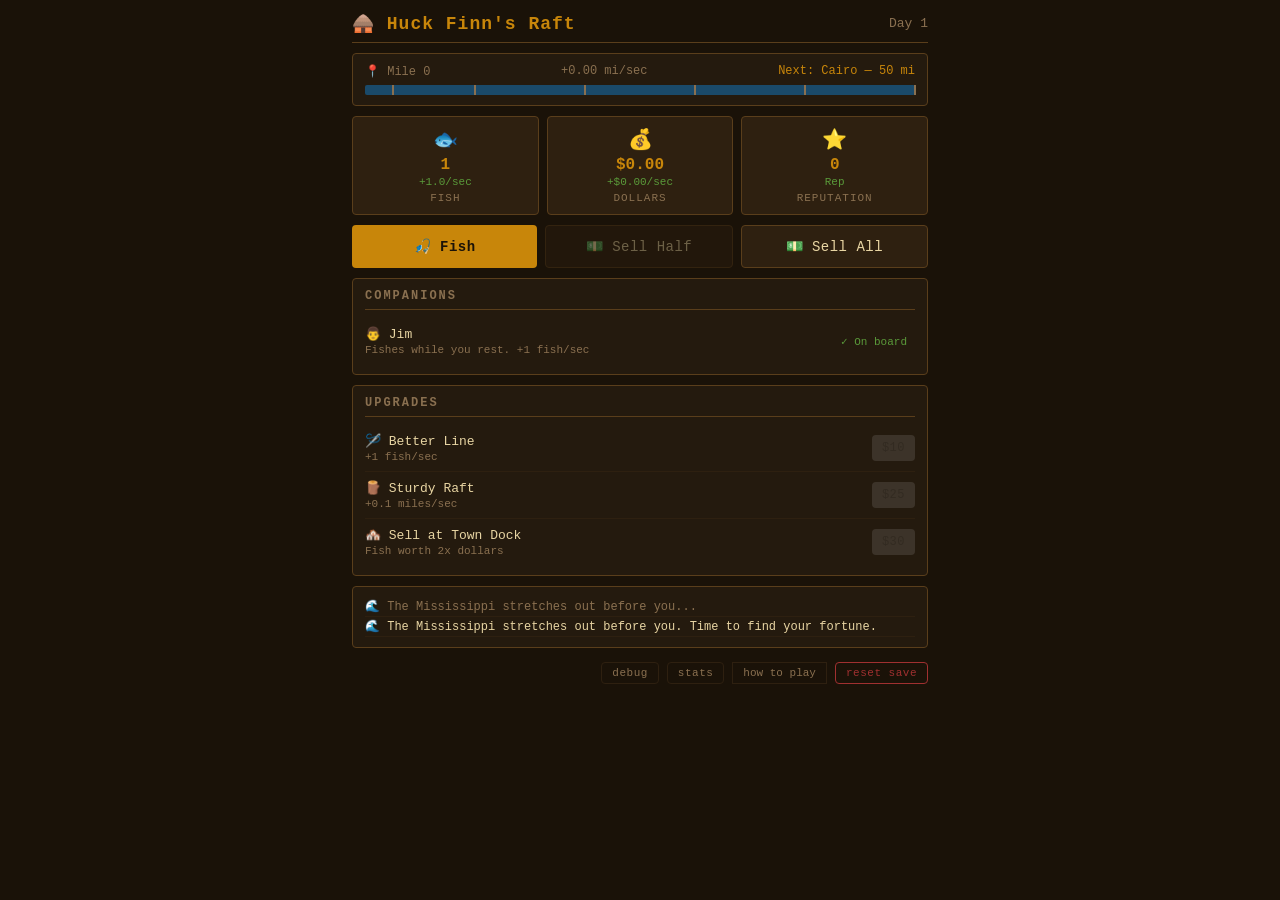
<file: index.html>
<!DOCTYPE html>
<html lang="en">
<head>
  <meta charset="UTF-8" />
  <meta name="viewport" content="width=device-width, initial-scale=1.0" />
  <title>Huck Finn's Raft</title>
  <link rel="stylesheet" href="style.css" />
</head>
<body>
  <div id="app">

    <!-- Header -->
    <header>
      <h1>🛖 Huck Finn's Raft</h1>
      <span id="day-counter">Day 1</span>
    </header>

    <!-- River Progress -->
    <section id="river">
      <div id="river-label">
        <span>📍 Mile <span id="miles">0</span></span>
        <span id="miles-rate">+0.0 mi/sec</span>
        <span id="next-town">Next: Cairo (Mile 50)</span>
      </div>
      <div id="progress-bar-bg">
        <div id="progress-bar"></div>
      </div>
    </section>

    <!-- Resources -->
    <section id="resources">
      <div class="resource">
        <div class="resource-icon">🐟</div>
        <div class="resource-info">
          <span class="resource-value" id="fish">0</span>
          <span class="resource-rate" id="fish-rate">+0.0/sec</span>
        </div>
        <div class="resource-label">Fish</div>
      </div>
      <div class="resource">
        <div class="resource-icon">💰</div>
        <div class="resource-info">
          <span class="resource-value" id="dollars">$0.00</span>
          <span class="resource-rate" id="dollars-rate">+$0.00/sec</span>
        </div>
        <div class="resource-label">Dollars</div>
      </div>
      <div class="resource">
        <div class="resource-icon">⭐</div>
        <div class="resource-info">
          <span class="resource-value" id="rep">0</span>
          <span class="resource-rate" id="rep-label">Rep</span>
        </div>
        <div class="resource-label">Reputation</div>
      </div>
    </section>

    <!-- Actions -->
    <section id="actions">
      <button id="btn-fish" class="btn-primary">🎣 Fish</button>
      <button id="btn-sell-half" class="btn-secondary">💵 Sell Half</button>
      <button id="btn-sell" class="btn-secondary">💵 Sell All</button>
    </section>

    <!-- Suspicion (hidden until King/Duke hired) -->
    <section id="suspicion-section" class="hidden">
      <div id="suspicion-header">
        <div id="suspicion-label">⚠️ Suspicion: <span id="suspicion-value">0%</span></div>
        <button id="btn-bribe" class="btn-subtle">Bribe the Sheriff (<span id="bribe-cost"></span>)</button>
      </div>
      <div id="suspicion-bar-bg">
        <div id="suspicion-bar"></div>
      </div>
    </section>

    <!-- Main Panel -->
    <div id="main-panel">

      <!-- Companions -->
      <section id="companions-section">
        <h2>Companions</h2>
        <div id="companions-list">
          <!-- populated by ui.js -->
        </div>
      </section>

      <!-- Upgrades -->
      <section id="upgrades-section">
        <h2>Upgrades</h2>
        <div id="upgrades-list">
          <!-- populated by ui.js -->
        </div>
      </section>

    </div>

    <!-- Prestige Shop (hidden until first prestige) -->
    <section id="prestige-section" class="hidden">
      <h2>⭐ Freedom Upgrades <span id="rep-available"></span></h2>
      <div id="prestige-list">
        <!-- populated by ui.js -->
      </div>
    </section>

    <!-- Log -->
    <section id="log-section">
      <div id="log">
        <p class="log-entry">🌊 The Mississippi stretches out before you...</p>
      </div>
    </section>

    <!-- Stats (hidden until toggled) -->
    <section id="stats-section" class="hidden">
      <h2>📊 Stats</h2>
      <div id="stats-list"></div>
    </section>

    <!-- Footer -->
    <footer>
      <button id="btn-debug" class="btn-subtle">debug</button>
      <button id="btn-stats" class="btn-subtle">stats</button>
      <a href="how-to-play.html" class="btn-subtle" style="text-decoration:none; padding: 4px 10px;">how to play</a>
      <button id="btn-reset" class="btn-danger">reset save</button>
    </footer>

    <!-- Debug Panel (hidden by default) -->
    <section id="debug-section" class="hidden">
      <h2>🛠 Debug</h2>
      <div id="debug-controls">
        <button onclick="Debug.addFish()">+100 Fish</button>
        <button onclick="Debug.addDollars()">+$500</button>
        <button onclick="Debug.addMiles()">+100 Miles</button>
        <button onclick="Debug.addRep()">+5 Rep</button>
        <button onclick="Debug.skipToCairo()">Skip to Cairo</button>
        <button onclick="Debug.skipToMemphis()">Skip to Memphis</button>
        <button onclick="Debug.skipToVicksburg()">Skip to Vicksburg</button>
        <button onclick="Debug.triggerRaid()">Trigger Raid</button>
        <button onclick="Debug.skipToPrestige()">Skip to Prestige</button>
      </div>
    </section>

  </div>

  <script src="js/state.js"></script>
  <script src="js/engine.js"></script>
  <script src="js/upgrades.js"></script>
  <script src="js/actions.js"></script>
  <script src="js/save.js"></script>
  <script src="js/debug.js"></script>
  <script src="js/ui.js"></script>
</body>
</html>
</file>
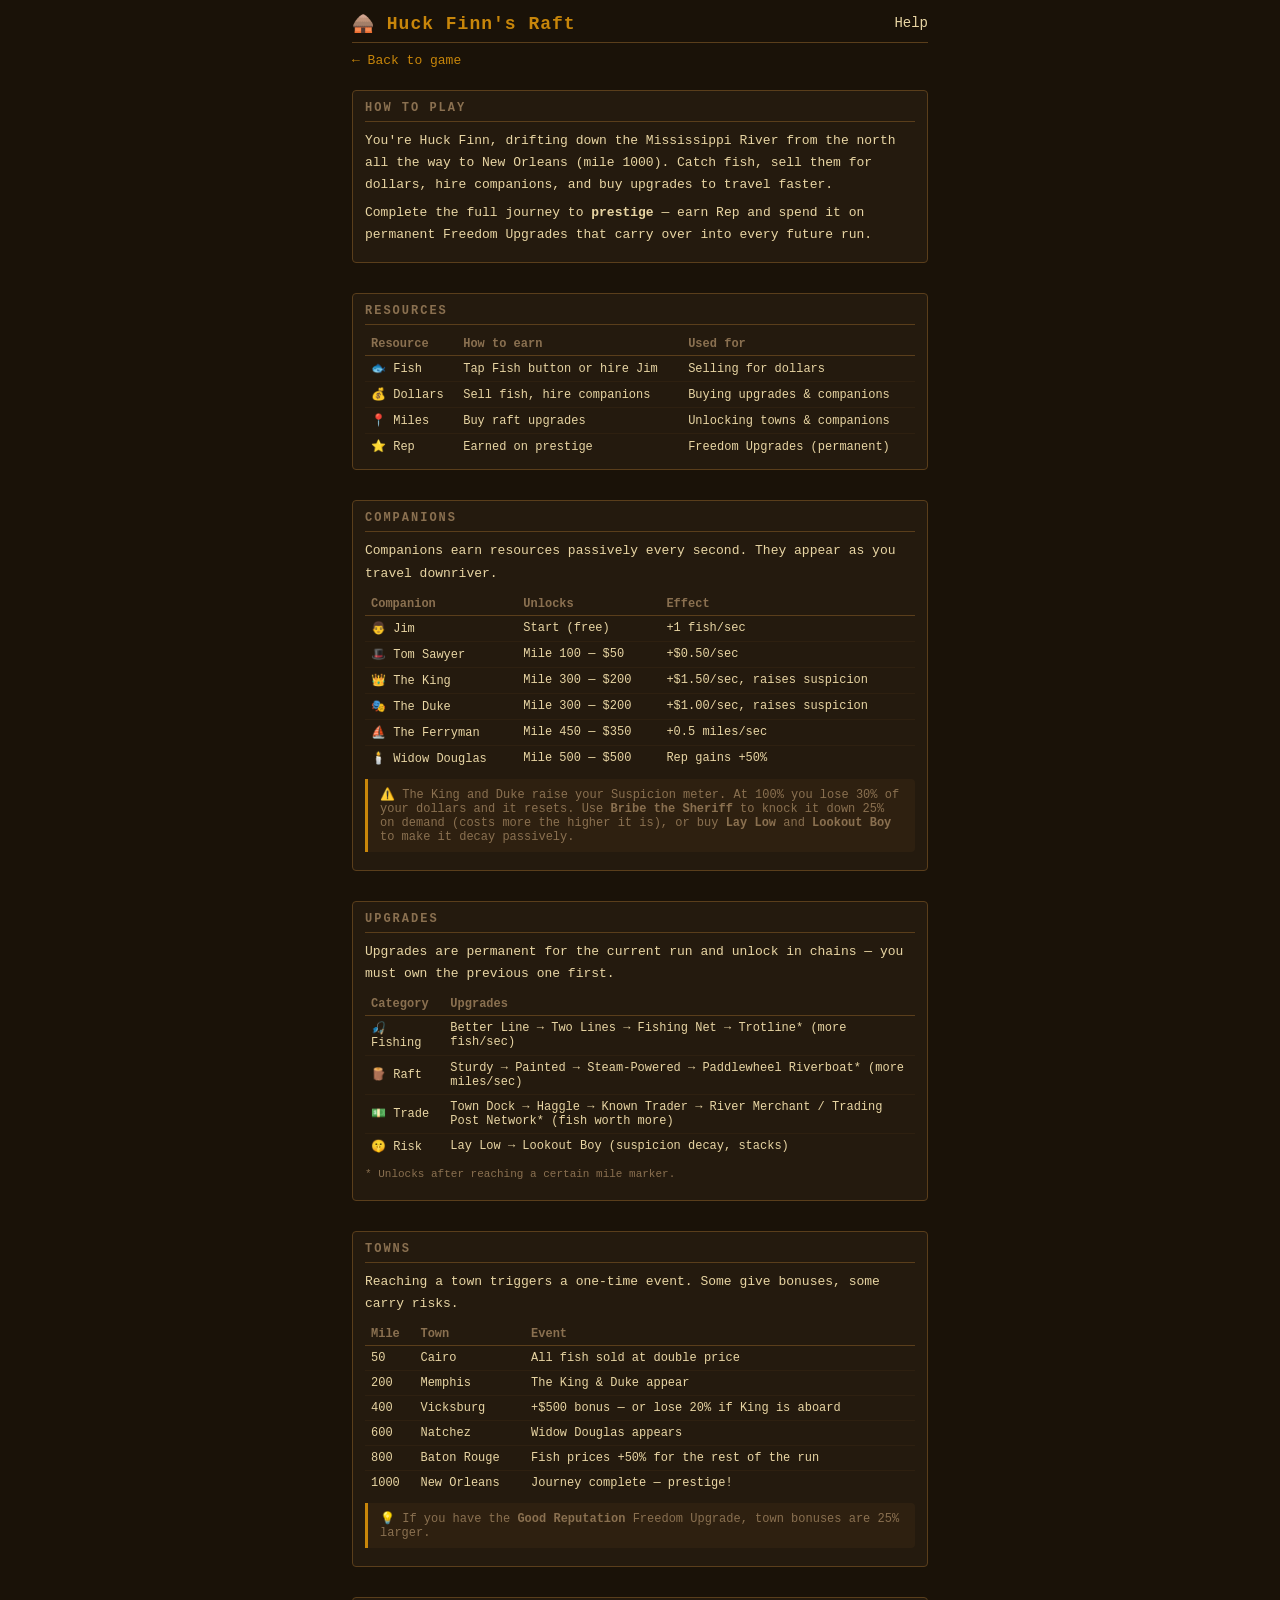
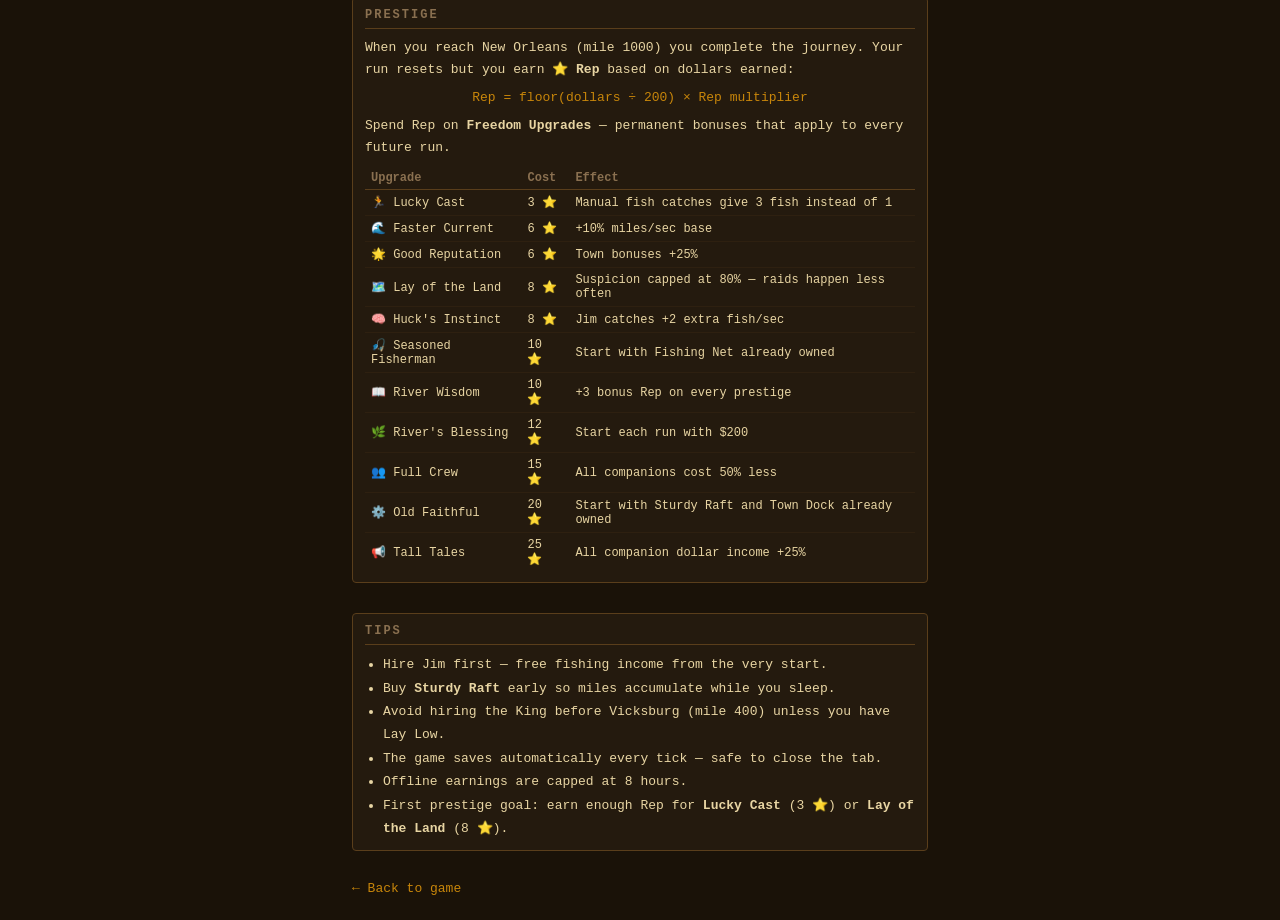
<file: how-to-play.html>
<!DOCTYPE html>
<html lang="en">
<head>
  <meta charset="UTF-8" />
  <meta name="viewport" content="width=device-width, initial-scale=1.0" />
  <title>How to Play — Huck Finn's Raft</title>
  <link rel="stylesheet" href="style.css" />
  <style>
    .help-section { margin-bottom: 20px; }
    .help-section p { color: var(--text); line-height: 1.7; margin: 6px 0; font-size: 13px; }
    .help-section ul { padding-left: 18px; }
    .help-section li { color: var(--text); line-height: 1.8; font-size: 13px; }
    .help-section li span { color: var(--text-muted); }
    table { width: 100%; border-collapse: collapse; font-size: 12px; margin-top: 8px; }
    th { text-align: left; color: var(--text-muted); border-bottom: 1px solid var(--border); padding: 4px 6px; }
    td { padding: 5px 6px; border-bottom: 1px solid var(--bg-card); color: var(--text); }
    tr:last-child td { border-bottom: none; }
    .back-link { display: inline-block; color: var(--accent); text-decoration: none; font-size: 13px; margin-bottom: 12px; }
    .back-link:hover { text-decoration: underline; }
    .tip { background: var(--bg-card); border-left: 3px solid var(--accent); padding: 8px 12px; border-radius: 0 4px 4px 0; font-size: 12px; color: var(--text-muted); margin: 8px 0; }
  </style>
</head>
<body>
  <div id="app">

    <header>
      <h1>🛖 Huck Finn's Raft</h1>
      <span>Help</span>
    </header>

    <a class="back-link" href="index.html">← Back to game</a>

    <!-- How to play -->
    <section class="help-section">
      <div id="companions-section">
        <h2>How to Play</h2>
        <p>You're Huck Finn, drifting down the Mississippi River from the north all the way to New Orleans (mile 1000). Catch fish, sell them for dollars, hire companions, and buy upgrades to travel faster.</p>
        <p>Complete the full journey to <strong>prestige</strong> — earn Rep and spend it on permanent Freedom Upgrades that carry over into every future run.</p>
      </div>
    </section>

    <!-- Resources -->
    <section class="help-section">
      <div id="companions-section">
        <h2>Resources</h2>
        <table>
          <thead><tr><th>Resource</th><th>How to earn</th><th>Used for</th></tr></thead>
          <tbody>
            <tr><td>🐟 Fish</td><td>Tap Fish button or hire Jim</td><td>Selling for dollars</td></tr>
            <tr><td>💰 Dollars</td><td>Sell fish, hire companions</td><td>Buying upgrades & companions</td></tr>
            <tr><td>📍 Miles</td><td>Buy raft upgrades</td><td>Unlocking towns & companions</td></tr>
            <tr><td>⭐ Rep</td><td>Earned on prestige</td><td>Freedom Upgrades (permanent)</td></tr>
          </tbody>
        </table>
      </div>
    </section>

    <!-- Companions -->
    <section class="help-section">
      <div id="companions-section">
        <h2>Companions</h2>
        <p>Companions earn resources passively every second. They appear as you travel downriver.</p>
        <table>
          <thead><tr><th>Companion</th><th>Unlocks</th><th>Effect</th></tr></thead>
          <tbody>
            <tr><td>👨 Jim</td><td>Start (free)</td><td>+1 fish/sec</td></tr>
            <tr><td>🎩 Tom Sawyer</td><td>Mile 100 — $50</td><td>+$0.50/sec</td></tr>
            <tr><td>👑 The King</td><td>Mile 300 — $200</td><td>+$1.50/sec, raises suspicion</td></tr>
            <tr><td>🎭 The Duke</td><td>Mile 300 — $200</td><td>+$1.00/sec, raises suspicion</td></tr>
            <tr><td>⛵ The Ferryman</td><td>Mile 450 — $350</td><td>+0.5 miles/sec</td></tr>
            <tr><td>🕯️ Widow Douglas</td><td>Mile 500 — $500</td><td>Rep gains +50%</td></tr>
          </tbody>
        </table>
        <div class="tip">⚠️ The King and Duke raise your Suspicion meter. At 100% you lose 30% of your dollars and it resets. Use <strong>Bribe the Sheriff</strong> to knock it down 25% on demand (costs more the higher it is), or buy <strong>Lay Low</strong> and <strong>Lookout Boy</strong> to make it decay passively.</div>
      </div>
    </section>

    <!-- Upgrades -->
    <section class="help-section">
      <div id="companions-section">
        <h2>Upgrades</h2>
        <p>Upgrades are permanent for the current run and unlock in chains — you must own the previous one first.</p>
        <table>
          <thead><tr><th>Category</th><th>Upgrades</th></tr></thead>
          <tbody>
            <tr><td>🎣 Fishing</td><td>Better Line → Two Lines → Fishing Net → Trotline* (more fish/sec)</td></tr>
            <tr><td>🪵 Raft</td><td>Sturdy → Painted → Steam-Powered → Paddlewheel Riverboat* (more miles/sec)</td></tr>
            <tr><td>💵 Trade</td><td>Town Dock → Haggle → Known Trader → River Merchant / Trading Post Network* (fish worth more)</td></tr>
            <tr><td>🤫 Risk</td><td>Lay Low → Lookout Boy (suspicion decay, stacks)</td></tr>
          </tbody>
        </table>
        <p style="font-size:11px; color:var(--text-muted); margin-top:6px;">* Unlocks after reaching a certain mile marker.</p>
      </div>
    </section>

    <!-- Towns -->
    <section class="help-section">
      <div id="companions-section">
        <h2>Towns</h2>
        <p>Reaching a town triggers a one-time event. Some give bonuses, some carry risks.</p>
        <table>
          <thead><tr><th>Mile</th><th>Town</th><th>Event</th></tr></thead>
          <tbody>
            <tr><td>50</td><td>Cairo</td><td>All fish sold at double price</td></tr>
            <tr><td>200</td><td>Memphis</td><td>The King &amp; Duke appear</td></tr>
            <tr><td>400</td><td>Vicksburg</td><td>+$500 bonus — or lose 20% if King is aboard</td></tr>
            <tr><td>600</td><td>Natchez</td><td>Widow Douglas appears</td></tr>
            <tr><td>800</td><td>Baton Rouge</td><td>Fish prices +50% for the rest of the run</td></tr>
            <tr><td>1000</td><td>New Orleans</td><td>Journey complete — prestige!</td></tr>
          </tbody>
        </table>
        <div class="tip">💡 If you have the <strong>Good Reputation</strong> Freedom Upgrade, town bonuses are 25% larger.</div>
      </div>
    </section>

    <!-- Prestige -->
    <section class="help-section">
      <div id="companions-section">
        <h2>Prestige</h2>
        <p>When you reach New Orleans (mile 1000) you complete the journey. Your run resets but you earn <strong>⭐ Rep</strong> based on dollars earned:</p>
        <p style="text-align:center; color: var(--accent);">Rep = floor(dollars ÷ 200) × Rep multiplier</p>
        <p>Spend Rep on <strong>Freedom Upgrades</strong> — permanent bonuses that apply to every future run.</p>
        <table>
          <thead><tr><th>Upgrade</th><th>Cost</th><th>Effect</th></tr></thead>
          <tbody>
            <tr><td>🏃 Lucky Cast</td><td>3 ⭐</td><td>Manual fish catches give 3 fish instead of 1</td></tr>
            <tr><td>🌊 Faster Current</td><td>6 ⭐</td><td>+10% miles/sec base</td></tr>
            <tr><td>🌟 Good Reputation</td><td>6 ⭐</td><td>Town bonuses +25%</td></tr>
            <tr><td>🗺️ Lay of the Land</td><td>8 ⭐</td><td>Suspicion capped at 80% — raids happen less often</td></tr>
            <tr><td>🧠 Huck's Instinct</td><td>8 ⭐</td><td>Jim catches +2 extra fish/sec</td></tr>
            <tr><td>🎣 Seasoned Fisherman</td><td>10 ⭐</td><td>Start with Fishing Net already owned</td></tr>
            <tr><td>📖 River Wisdom</td><td>10 ⭐</td><td>+3 bonus Rep on every prestige</td></tr>
            <tr><td>🌿 River's Blessing</td><td>12 ⭐</td><td>Start each run with $200</td></tr>
            <tr><td>👥 Full Crew</td><td>15 ⭐</td><td>All companions cost 50% less</td></tr>
            <tr><td>⚙️ Old Faithful</td><td>20 ⭐</td><td>Start with Sturdy Raft and Town Dock already owned</td></tr>
            <tr><td>📢 Tall Tales</td><td>25 ⭐</td><td>All companion dollar income +25%</td></tr>
          </tbody>
        </table>
      </div>
    </section>

    <!-- Tips -->
    <section class="help-section">
      <div id="companions-section">
        <h2>Tips</h2>
        <ul>
          <li>Hire Jim first — free fishing income from the very start.</li>
          <li>Buy <strong>Sturdy Raft</strong> early so miles accumulate while you sleep.</li>
          <li>Avoid hiring the King before Vicksburg (mile 400) unless you have Lay Low.</li>
          <li>The game saves automatically every tick — safe to close the tab.</li>
          <li>Offline earnings are capped at 8 hours.</li>
          <li>First prestige goal: earn enough Rep for <strong>Lucky Cast</strong> (3 ⭐) or <strong>Lay of the Land</strong> (8 ⭐).</li>
        </ul>
      </div>
    </section>

    <a class="back-link" href="index.html">← Back to game</a>

  </div>
</body>
</html>
</file>
<file: style.css>
/* ── Reset & Base ─────────────────────────────────────────── */
*, *::before, *::after {
  box-sizing: border-box;
  margin: 0;
  padding: 0;
}

:root {
  --bg:          #1a1208;
  --bg-panel:    #241a0e;
  --bg-card:     #2e2010;
  --border:      #5a3e1b;
  --text:        #e8d5a3;
  --text-muted:  #8a7050;
  --accent:      #c8860a;
  --accent-dim:  #7a5206;
  --green:       #5a9a3a;
  --red:         #a03030;
  --river:       #1a4a6a;
  --river-fill:  #2a7aaa;
  --font:        'Courier New', Courier, monospace;
}

body {
  background: var(--bg);
  color: var(--text);
  font-family: var(--font);
  font-size: 14px;
  min-height: 100vh;
  padding: 0;
}

#app {
  max-width: 600px;
  margin: 0 auto;
  padding: 12px;
  display: flex;
  flex-direction: column;
  gap: 10px;
}

/* ── Header ───────────────────────────────────────────────── */
header {
  display: flex;
  justify-content: space-between;
  align-items: center;
  border-bottom: 1px solid var(--border);
  padding-bottom: 8px;
}

header h1 {
  font-size: 18px;
  color: var(--accent);
  letter-spacing: 1px;
}

#day-counter {
  color: var(--text-muted);
  font-size: 13px;
}

/* ── River Progress ───────────────────────────────────────── */
#river {
  background: var(--bg-panel);
  border: 1px solid var(--border);
  border-radius: 4px;
  padding: 10px 12px;
}

#river-label {
  display: flex;
  justify-content: space-between;
  font-size: 12px;
  color: var(--text-muted);
  margin-bottom: 6px;
}

#next-town {
  color: var(--accent);
}

#progress-bar-bg {
  background: var(--river);
  border-radius: 2px;
  height: 10px;
  width: 100%;
  position: relative;
}

.town-marker {
  position: absolute;
  top: 0;
  width: 2px;
  height: 100%;
  background: var(--text-muted);
  transform: translateX(-50%);
  pointer-events: none;
}

.town-marker.visited {
  background: var(--green);
}

#progress-bar {
  background: var(--river-fill);
  height: 100%;
  width: 0%;
  border-radius: 2px;
  transition: width 0.5s ease;
}

/* ── Resources ────────────────────────────────────────────── */
#resources {
  display: flex;
  gap: 8px;
}

.resource {
  flex: 1;
  background: var(--bg-card);
  border: 1px solid var(--border);
  border-radius: 4px;
  padding: 10px 8px;
  text-align: center;
}

.resource-icon {
  font-size: 20px;
  margin-bottom: 4px;
}

.resource-info {
  display: flex;
  flex-direction: column;
  gap: 2px;
}

.resource-value {
  font-size: 16px;
  color: var(--accent);
  font-weight: bold;
}

.resource-rate {
  font-size: 11px;
  color: var(--green);
}

.resource-label {
  font-size: 11px;
  color: var(--text-muted);
  margin-top: 4px;
  text-transform: uppercase;
  letter-spacing: 1px;
}

/* ── Actions ──────────────────────────────────────────────── */
#actions {
  display: flex;
  gap: 8px;
}

button {
  flex: 1;
  padding: 12px;
  border: none;
  border-radius: 4px;
  font-family: var(--font);
  font-size: 14px;
  cursor: pointer;
  transition: background 0.15s, transform 0.1s;
  letter-spacing: 0.5px;
}

button:active {
  transform: scale(0.97);
}

.btn-primary {
  background: var(--accent);
  color: var(--bg);
  font-weight: bold;
}

.btn-primary:hover {
  background: #e09a12;
}

.btn-secondary {
  background: var(--bg-card);
  color: var(--text);
  border: 1px solid var(--border);
}

.btn-secondary:hover {
  background: var(--border);
}

button:disabled {
  opacity: 0.4;
  cursor: not-allowed;
  transform: none;
}

/* ── Suspicion ────────────────────────────────────────────── */
#suspicion-section {
  background: var(--bg-panel);
  border: 1px solid var(--red);
  border-radius: 4px;
  padding: 8px 12px;
}

#suspicion-header {
  display: flex;
  justify-content: space-between;
  align-items: center;
  margin-bottom: 4px;
}

#suspicion-label {
  font-size: 12px;
  color: var(--red);
}

#suspicion-bar-bg {
  background: #3a1010;
  border-radius: 2px;
  height: 8px;
}

#suspicion-bar {
  background: var(--red);
  height: 100%;
  width: 0%;
  border-radius: 2px;
  transition: width 0.5s ease;
}

#suspicion-bar.suspicion-high {
  background: #d45000;
  animation: suspicion-pulse 1s ease-in-out infinite;
}

@keyframes suspicion-pulse {
  0%, 100% { opacity: 1; }
  50%       { opacity: 0.6; }
}

/* ── Main Panel ───────────────────────────────────────────── */
#main-panel {
  display: flex;
  flex-direction: column;
  gap: 10px;
}

#companions-section,
#upgrades-section {
  background: var(--bg-panel);
  border: 1px solid var(--border);
  border-radius: 4px;
  padding: 10px 12px;
}

h2 {
  font-size: 12px;
  text-transform: uppercase;
  letter-spacing: 2px;
  color: var(--text-muted);
  border-bottom: 1px solid var(--border);
  padding-bottom: 6px;
  margin-bottom: 8px;
}

/* ── Companion / Upgrade Cards ────────────────────────────── */
.card {
  display: flex;
  justify-content: space-between;
  align-items: center;
  padding: 8px 0;
  border-bottom: 1px solid var(--bg-card);
}

.card:last-child {
  border-bottom: none;
}

.card-info {
  display: flex;
  flex-direction: column;
  gap: 2px;
}

.card-name {
  font-size: 13px;
  color: var(--text);
}

.card-desc {
  font-size: 11px;
  color: var(--text-muted);
}

.card-action {
  min-width: 90px;
  text-align: right;
}

.card-action button {
  padding: 6px 10px;
  font-size: 12px;
  flex: none;
}

.badge-hired {
  font-size: 11px;
  color: var(--green);
  padding: 4px 8px;
}

.badge-locked {
  font-size: 11px;
  color: var(--text-muted);
  padding: 4px 8px;
}

.badge-owned {
  font-size: 11px;
  color: var(--green);
  padding: 4px 8px;
}

.badge-locked {
  font-size: 11px;
  color: var(--text-muted);
  padding: 4px 8px;
}

.card-locked {
  opacity: 0.45;
}

/* ── Log ──────────────────────────────────────────────────── */
#log-section {
  background: var(--bg-panel);
  border: 1px solid var(--border);
  border-radius: 4px;
  padding: 10px 12px;
}

#log {
  max-height: 100px;
  overflow-y: auto;
  display: flex;
  flex-direction: column-reverse;
}

.log-entry {
  font-size: 12px;
  color: var(--text-muted);
  padding: 2px 0;
  border-bottom: 1px solid var(--bg-card);
}

.log-entry:first-child {
  color: var(--text);
}

/* ── Prestige Shop ────────────────────────────────────────── */
#prestige-section {
  background: var(--bg-panel);
  border: 1px solid var(--accent);
  border-radius: 4px;
  padding: 10px 12px;
}

#prestige-section h2 {
  color: var(--accent);
  border-bottom-color: var(--accent-dim);
}

#rep-available {
  color: var(--text-muted);
  font-size: 11px;
  text-transform: none;
  letter-spacing: 0;
}


/* ── Footer ───────────────────────────────────────────────── */
footer {
  display: flex;
  justify-content: flex-end;
  gap: 8px;
  padding-top: 4px;
}

.btn-subtle {
  background: none;
  border: 1px solid var(--bg-card);
  color: var(--text-muted);
  font-size: 11px;
  padding: 4px 10px;
  flex: none;
}

.btn-subtle:hover {
  border-color: var(--border);
  color: var(--text);
}

.btn-danger {
  background: none;
  border: 1px solid var(--red);
  color: var(--red);
  font-size: 11px;
  padding: 4px 10px;
  flex: none;
}

.btn-danger:hover {
  background: var(--red);
  color: var(--text);
}

/* ── Debug Panel ──────────────────────────────────────────── */
#debug-section {
  background: var(--bg-panel);
  border: 1px dashed var(--border);
  border-radius: 4px;
  padding: 10px 12px;
}

#debug-controls {
  display: flex;
  flex-wrap: wrap;
  gap: 6px;
}

#debug-controls button {
  flex: none;
  padding: 6px 10px;
  font-size: 11px;
  background: var(--bg-card);
  color: var(--text);
  border: 1px solid var(--border);
}

/* ── Stats Panel ──────────────────────────────────────────── */
#stats-section {
  background: var(--bg-panel);
  border: 1px solid var(--border);
  border-radius: 4px;
  padding: 10px 12px;
}

.stat-row {
  display: flex;
  justify-content: space-between;
  font-size: 12px;
  padding: 4px 0;
  border-bottom: 1px solid var(--bg-card);
  color: var(--text-muted);
}

.stat-row:last-child {
  border-bottom: none;
}

.stat-row span:last-child {
  color: var(--accent);
}

/* ── Animations ───────────────────────────────────────────── */
@keyframes flash-red {
  0%   { color: var(--red); }
  100% { color: var(--text); }
}

.flash-red {
  animation: flash-red 0.7s ease-out forwards;
}

@keyframes prestige-glow {
  0%   { box-shadow: inset 0 0 0px  0px  transparent; }
  25%  { box-shadow: inset 0 0 60px 20px rgba(200, 134, 10, 0.25); }
  100% { box-shadow: inset 0 0 0px  0px  transparent; }
}

.prestige-flash {
  animation: prestige-glow 1.5s ease-out forwards;
}

@keyframes fish-float-anim {
  0%   { opacity: 1; transform: translateX(-50%) translateY(0); }
  100% { opacity: 0; transform: translateX(-50%) translateY(-40px); }
}

.fish-float {
  position: fixed;
  pointer-events: none;
  font-size: 12px;
  color: var(--accent);
  font-family: var(--font);
  animation: fish-float-anim 0.8s ease-out forwards;
  z-index: 100;
  transform: translateX(-50%);
}

/* ── Utility ──────────────────────────────────────────────── */
.hidden {
  display: none !important;
}
</file>
